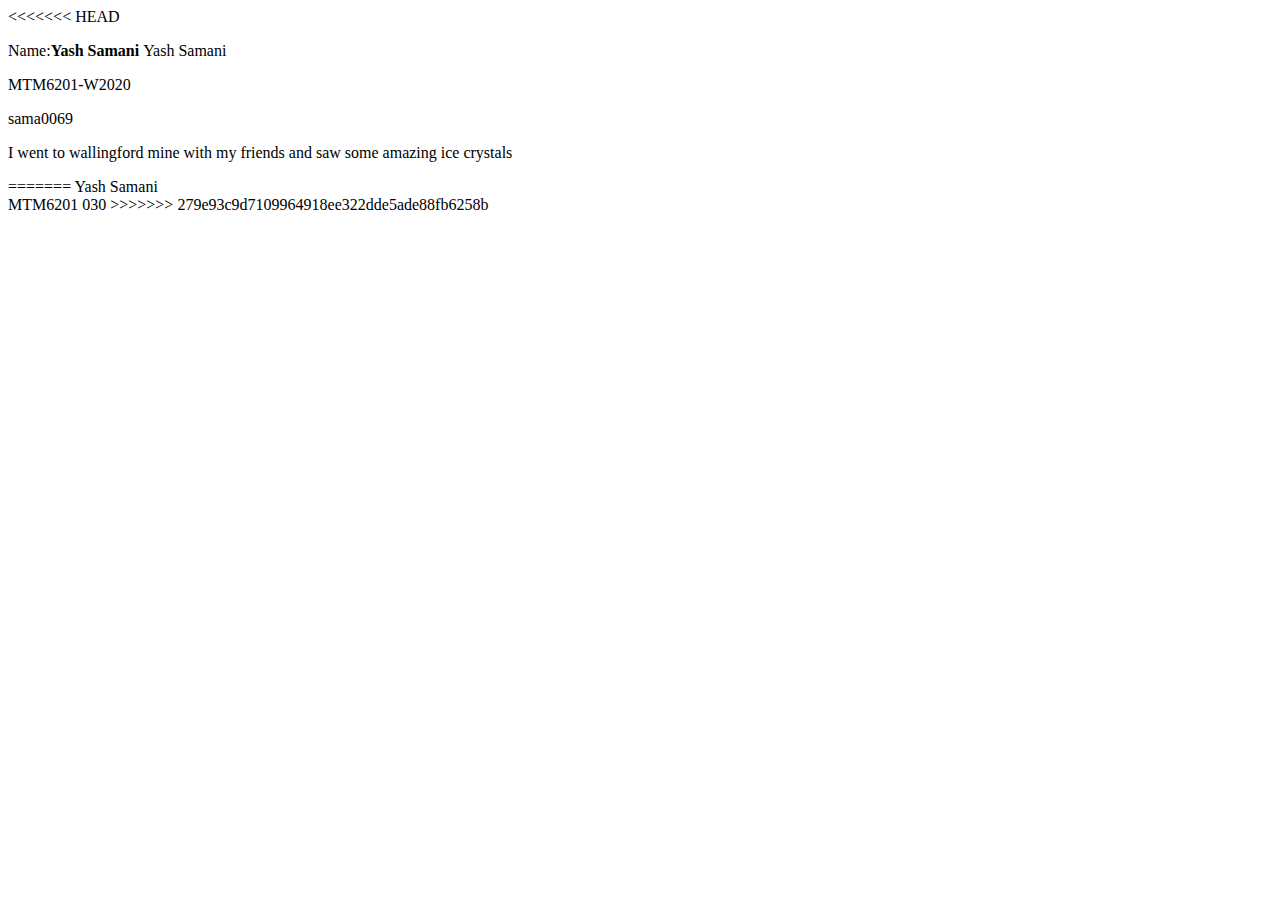
<file: index.html>
<<<<<<< HEAD
<!DOCTYPE html>
<html lang="en">

<head>
    <meta charset="UTF-8">
    <meta name="viewport" content="width=device-width, initial-scale=1.0">
    <meta http-equiv="X-UA-Compatible" content="ie=edge">
    <title>Document</title>
</head>

<body>
    <p>Name:<b>Yash Samani </b>Yash Samani</p>
    <p>MTM6201-W2020</p>
    <p>sama0069</p>
    <p>I went to wallingford mine with my friends and saw some amazing ice crystals</p>
</body>

</html>
=======
Yash Samani<br/>
MTM6201 030
>>>>>>> 279e93c9d7109964918ee322dde5ade88fb6258b
</file>
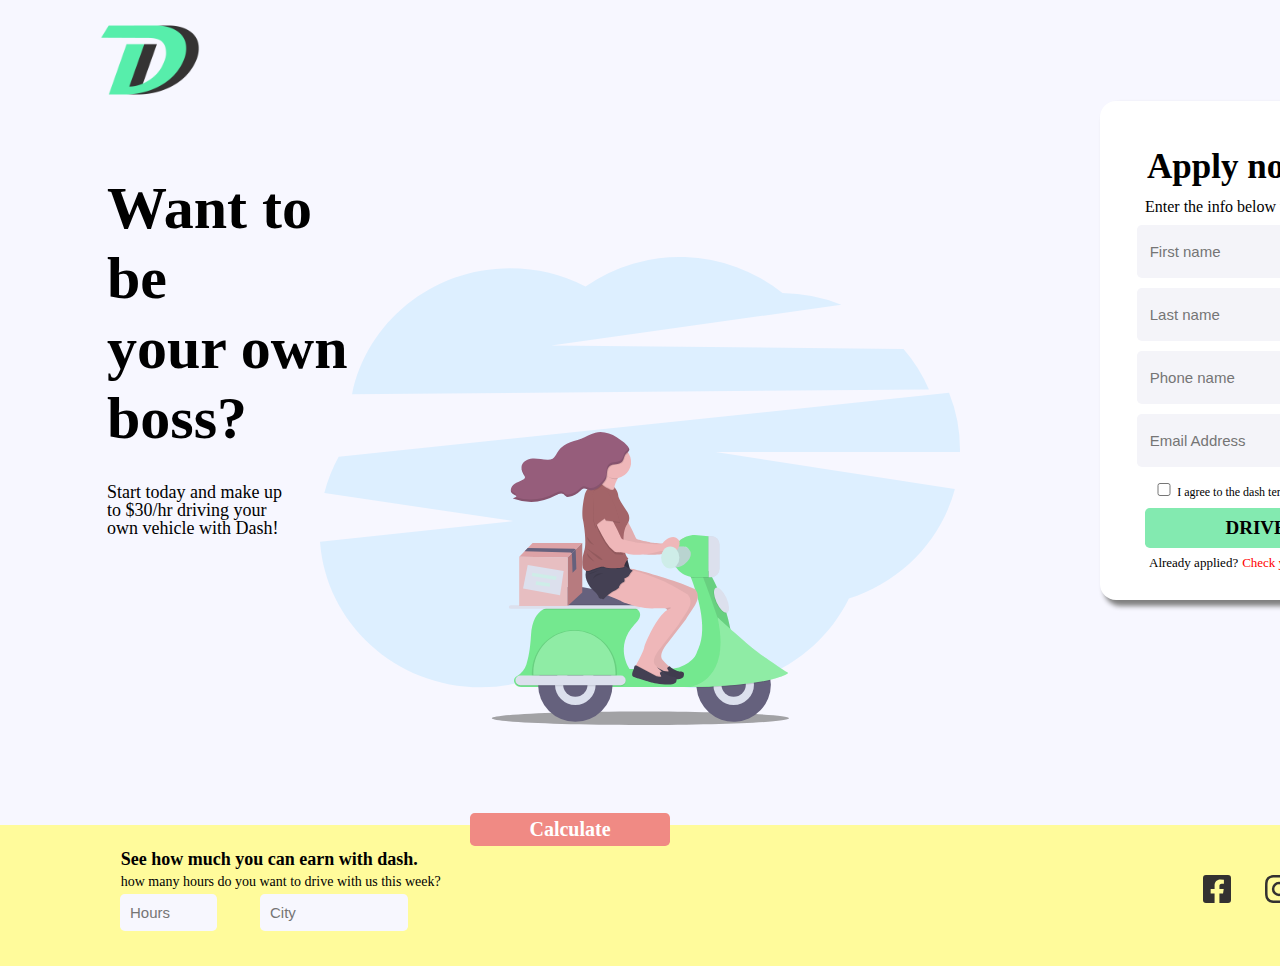
<file: landing page/index.html>
<!DOCTYPE html>
<html lang="en">

<head>
    <meta charset="UTF-8">
    <meta name="viewport" content="width=device-width, initial-scale=1.0">
    <meta http-equiv="X-UA-Compatible" content="ie=edge">
    <title>Document</title>
    <link rel="stylesheet" href="css/styles.css">
    <link rel="shortcut icon" type="image/ico" href="files/images/favicon.ico">
</head>

<body>
    <!-- creating the main text, supporting text and image of riding lady -->
    <div class="header">
        <img class="logo" src="files/images/logo/logo.png" alt="logo" width="114.73px" height="81.05 px">
        <h1>Want to be <br> your own boss?</h1>
        <p>Start today and make up to $30/hr driving your own vehicle with Dash!</p>
        <img class="ridinglady" src="files/images/bg-image/scooter.svg" alt="lady riding the scooter">
    </div>

    <!-- creating a form -->
    <div class="form1">
        <p class="main-txt-form">Apply now</p>
        <form class="infoform">
            <legend class="legd">Enter the info below</legend>
            <legend class="legd-desktop">Enter the info below to get started</legend>
            <input class="firstname" type="text" placeholder="   First name">
            <input class="laststname" type="text" placeholder="   Last name">
            <input class="phoneno" type="number" placeholder="   Phone name">
            <input class="email" type="text" placeholder="   Email Address">
            <input class="checkbox" type="checkbox" name="agree" value="agree">
            <label for="agree">I agree to the dash terms</label>
            <button class="form-button">DRIVE WITH US</button>
        </form>
        <p class="end-txt-form">Already applied?</p>
        <p class="end-txt-form-red">Check your &nbsp&nbsp&nbsp&nbspapplication status here</p>
        <p class="end-txt-form-tablet">Already applied?</p>
        <p class="end-txt-form-red-tablet">Check your application status here</p>

    </div>

    <!-- creating a footer -->
    <div class="footer">
        <p class="footer-p-1">See how much you can earn with dash.</p>
        <p class="footer-p-2">how many hours do you want to drive with us this week?</p>
        <input class="foot-input-1" type="text" placeholder="Hours">
        <input class="foot-input-2" type="text" placeholder="City"><br>
        <button class="foot-button">Calculate</button>
        <img src="files/images/icons/facebook.svg" alt="facebook">
        <img src="files/images/icons/instagram.svg" alt="instagram">
        <img src="files/images/icons/linkedin.svg" alt="linkedin">
        <img src="files/images/icons/twitter.svg" alt="twitter">

    </div>

</body>

</html>
</file>
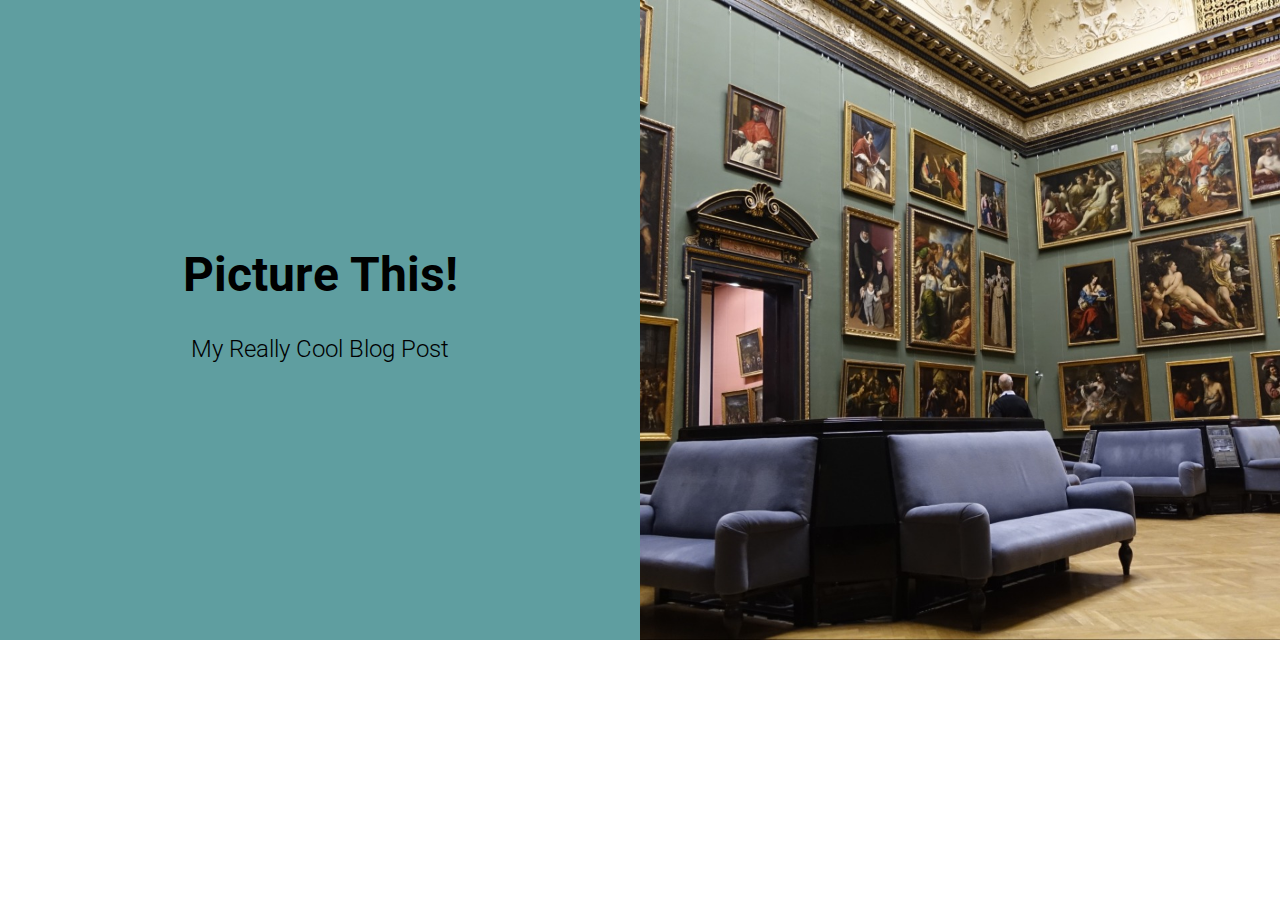
<file: picture-this/index.html>
<!DOCTYPE html>
<html lang="en">

<head>
  <meta charset="UTF-8">
  <meta name="viewport" content="width=device-width, initial-scale=1.0">
  <meta http-equiv="X-UA-Compatible" content="ie=edge">
  <title>Picture This!</title>
  <link rel="stylesheet" href="style.css">
</head>

<body>
  <header class="header">
    <div class="title">
      <h1>Picture This!</h1>
      <h4>My Really Cool Blog Post</h4>
    </div>

    <picture>
      <source media="(max-width: 960px)" srcset="images/museum-480_x_269.jpg 480w,
      images/museum-640_x_360.jpg 640w,
      images/museum-960_x_540.jpg 960w,
      images/museum-1280_x_1280.jpg 1280w,
      images/museum-1920_x_1080.jpg 1920w">

      <source media="(min-width: 960px)" srcset="images/museum-960_x_960.jpg 960w,
      images/museum-1280_x_1280.jpg 1280w,
      images/museum-1920_x_1920.jpg 1920" sizes="50vw">


      <img src="images/museum.jpg" alt="placeholder">

    </picture>


  </header>
</body>

</html>
</file>
<file: picture-this/style.css>
@import url('https://fonts.googleapis.com/css?family=Roboto:300,700&display=swap');

html,
body {
  margin: 0;
  border: 0;
  font-family: 'Roboto', sans-serif;
}

.header {
  display: grid;
  grid-template-columns: 1fr;
  align-items: center;
  background-color: cadetblue;
}

.title {
  padding: 50px 25px;
  text-align: center;
}

h1 {
  font-size: 3rem;
  margin: 0;
}

h4 {
  font-size: 1.5rem;
  font-weight: 300;
}

img {
  display: block;
}

@media (min-width: 960px) {
  .header {
    grid-template-columns: repeat(2, 1fr);
  }
}

@import url('https://fonts.googleapis.com/css?family=Roboto:300,700&display=swap');

html,
body {
  margin: 0;
  border: 0;
  font-family: 'Roboto', sans-serif;
}

.header {
  display: grid;
  grid-template-columns: 1fr;
  align-items: center;
  background-color: cadetblue;
}

.title {
  padding: 50px 25px;
  text-align: center;
}

h1 {
  font-size: 3rem;
  margin: 0;
}

h4 {
  font-size: 1.5rem;
  font-weight: 300;
}

img {
  display: block;
  width: 100%;
}

@media (min-width: 960px) {
  .header {
    grid-template-columns: repeat(2, 1fr);
  }
}
</file>
<file: landing page/css/styles.css>
/* http://meyerweb.com/eric/tools/css/reset/ 
   v2.0 | 20110126
   License: none (public domain)
*/

html, body, div, span, applet, object, iframe,
h1, h2, h3, h4, h5, h6, p, blockquote, pre,
a, abbr, acronym, address, big, cite, code,
del, dfn, em, img, ins, kbd, q, s, samp,
small, strike, strong, sub, sup, tt, var,
b, u, i, center,
dl, dt, dd, ol, ul, li,
fieldset, form, label, legend,
table, caption, tbody, tfoot, thead, tr, th, td,
article, aside, canvas, details, embed, 
figure, figcaption, footer, header, hgroup, 
menu, nav, output, ruby, section, summary,
time, mark, audio, video {
	margin: 0;
	padding: 0;
	border: 0;
	font-size: 100%;
	font: inherit;
	vertical-align: baseline;
}
/* HTML5 display-role reset for older browsers */
article, aside, details, figcaption, figure, 
footer, header, hgroup, menu, nav, section {
	display: block;
}
body {
	line-height: 1;
}
ol, ul {
	list-style: none;
}
blockquote, q {
	quotes: none;
}
blockquote:before, blockquote:after,
q:before, q:after {
	content: '';
	content: none;
}
table {
	border-collapse: collapse;
	border-spacing: 0;
}


/*---------------------------------MY CODE----------------------------------*/
/* ------------------------------------------------------------------------------------------------------------------------------ */
/* creating the mobile view first */

body{
	background-color:#f7f7ff;
}
/* Styling the main text */
h1{
    font-size: 3.2rem;
    font-weight: 700;
    font-family: Montserrat;
    padding: 10px 5px 0 10px;
	text-align: left;
	line-height: 60px;
}
/* Styling the logo */
.logo{
	padding: 10px;
	height: 100px;
	width: 100px;
}

.header>p{
    font-family: Montserrat;
	font-size: 19px;
	font-weight: 150;
	padding-top: 10px;
	padding: 12px;
} 
/* Styling the image of the riding lady */
.ridinglady{
	margin: 20px;
	display: block;
}

/* ------------------------------------------------------------------------------------------------------------------------------ */
/* targeting th form after the riding lady */

/* The Apply now text on the form */
.main-txt-form{
	font-weight: bold;
	font-family: Montserrat;
	font-size: 30px;
	display: block;
	padding: 10px 2px 5px 2px;
	margin-left: 12px;
}
legend{
	font-family: Montserrat;
	margin-left: 12px;
	font-size: 14px;
	font-weight: 150;
}
.legd-desktop{
	display: none;
}
/* Styling the form */
.form1{
	box-sizing: border-box;
	padding: 0 0 15px 0;
	width: 90%;
	margin: auto;
	background-color: white;
	border-radius: 1rem;
	box-shadow: 5px 5px 5px 0.5px grey ;
}

/* Styling the input fields in the form */
.infoform > input{
	background-color: #f4f4f9;
	border: 0;
	box-sizing: border-box;
	border-radius: 0.3rem;
	margin: 6px 12px;
	padding: 8px 0;
	width: 90%;
}
/* targeting the checkbox specifically and styling it */
input.checkbox{
	margin: 6px 1px 6px 12px;
	width:16px;
	display: inline;
}
/* Targeting the label and styling it */
label{
	font-size: 10px;
	font-family: Montserrat;
	font-weight: 150;
}
/* Styling the button */
.form-button{
	margin: 6px 12px;
	padding: 9px 0;
	width: 90%;
	border-radius: 0.3rem;
	background-color: #83eab0;
	border: 0;
	font-family: Montserrat;
	font-size: 16px;
	font-weight: 700;
}

/* Styling text at the end of the form */
.end-txt-form{
	display: inline;
	font-family: Montserrat;
	font-size: 11px;
	margin: 0 0 0 12px;
	font-weight: 150;
}

/* Disabling element for screen size */
.end-txt-form-tablet{
	display: none;
}
.end-txt-form-red-tablet{
	display: none;
}


.end-txt-form-red{
	display: inline;
	font-family: Montserrat;
	font-size: 11px;
	color: red;
	font-weight:100;
	padding-bottom: 10px;
}
/* ------------------------------------------------------------------------------------------------------------------------------ */
/* Styling the footer */
.footer{
	margin-top: 20px;
    background-color: #fffb9b;
    color: black;
	text-align: center;
	box-sizing: border-box;
}

/* Styling the text in footer */
.footer-p-1{
	padding: 10px 90px 5px 4px;
	text-align: left;
	margin: 0 0 0 10px;
	font-size: 12px;
	font-weight: 500;
	font-family: Montserrat;
}

.footer-p-2{
	padding: 2px 80px 5px 4px;
	text-align: left;
	margin: 0 0 0 10px;
	font-size: 10px;
	font-weight: 300;
	font-family: Montserrat;
}

/* Styling the input in the footer */
.foot-input-1{
	padding: 6px 4px 6px 4px;
	width: 35px;
	margin: 0 0 0 5px;
	background-color: #f7f7fe;
	border: 0;
	border-radius: 0.3rem;
}

.foot-input-2{
	padding: 6px 4px;
	width:179px;
	background-color: #f7f7fe;
	border: 0;
	border-radius: 0.3rem;
}

/* Styling the footer button */
.foot-button{
	margin: 6px 12px;
	padding: 5px 0;
	width: 90%;
	border-radius: 0.3rem;
	background-color: #f08a84;
	color: white;
	border: 0;
	font-family: Montserrat;
	font-size: 20px;
	font-weight: 600;
}

/* styling the social media icons */
.footer> img{
	padding: 5px;
	width: 10%;
	margin: 10px 10px 5px 10px;
}


/*------------------------------------------------------ MOBILE VIEW COMPLETE-------------------------------------------------- */

@media(min-width:680px){

/* styling the logo for tablet */
	.logo{
		margin: 0 106.95px 0 90px;
	}
/* Styling the main heading for tablet */
	h1{
		margin: 0 30px 0 106.95px;
		font-size: 60px;
		padding: 0 180px 0 0px;
	}
/* Styling the start today p tag for tablet */
	.header>p{
		margin: 0 30px 0 106.95px;
		padding: 0 170px 0 0px;
		font-size: 16px;
	}
/* styling the riding lady image for tablet*/
	.ridinglady{
		width:40%;
		margin: auto;
		margin-top: -20px;
	}

/* Styling the form for tablet view */
	div.form1{
		width: 70%;
	}

/* Main text form 1 (Tablet mode) */
	p.main-txt-form{
		margin: 0 0 0 25px;
		padding-top: 18px;
	}

/* Styling the legend for form 1 (Tablet mode)*/
	legend{
		margin: 0 0 0 25px;
	}

	.legd-desktop{
		display: none;
	}

/* Styling the inputfields in form 1 for tablet mode */
	.infoform > input{
		background-color: #f4f4f9;
		border: 0;
		margin: 10px auto ;
		box-sizing: border-box;
		border-radius: 0.3rem;
		padding: 8px 0;
		width: 90%;
		display: block;
}

/* Styling the checkbox for tablet view */
	input.checkbox{
		margin: 6px 1px 6px 36.15px;
		width:16px;
		display: inline;
}

/* Styling the label of checkbox for tablet */
	label{
		font-size: 10px;
		font-family: Montserrat;
		font-weight: 150;
		width: 20px;
		padding: 20px 20px 20px 0;
		margin: 0 0 0 0px;
}

/* Styling the form button for tablet view  */
	.form-button{
		margin: 6px 25px;
		padding: 9px 0;
		width: 90%;
		border-radius: 0.3rem;
		background-color: #83eab0;
		border: 0;
		font-family: Montserrat;
		font-size: 19px;
		font-weight: 700;
}

/* Disabling some elements for screen size issues */
	p.end-txt-form{
		display: none;
	}
	p.end-txt-form-red{
		display: none;
	}

/* enabling some elements in form and styling them */
	p.end-txt-form-tablet{
		display: inline;
		font-family: Montserrat;
		font-size: 11px;
		margin: 0 0 0 29px;
		font-weight: 150;
	}

	p.end-txt-form-red-tablet{
		display: inline;
		font-family: Montserrat;
		font-size: 11px;
		color: red;
		font-weight:100;
		padding-bottom: 10px;
	}

/* Styling the first footer p tag for tablet */
	p.footer-p-1{
		margin: 0 0 0 116.70px;
	}

	p.footer-p-2{
		margin:  0 0 0 116.70px;
	}

/* Styling the input field in footer for tablet */
	.foot-input-1{
		display: inline;
		margin: 0 30px 0 -310px;
	}

	.foot-input-2{
		display: inline;
		margin: 0 0 0 -30px;
	}
/* Styling the button for the footer in tablet view*/
	.foot-button{
		width:200px;
		display: block;
		margin: 6px  100px 6px 400px;
	}
/* Styling the images in footer for tablet view */
	.footer>img{
		display: inline-block;
		width: 3%;
	}
}

/* --------------------------------------------------Tablet view complete--------------------------------------------------- */

@media(min-width:1200px){

/* Styling the main heading for desktop */

	h1{
		padding: 50px 900px 0 0; 
		line-height: 70px;
	}

	.header>p{
		font-size:18px;
		padding: 30px 960px 0 0;
	}

/* Styling the picture of  lady riding the bike  */
	img.ridinglady{
		width: 50%;
		margin-top: -280px ;
		margin-bottom: 100px;

	}

/* Styling the form for desktop view */
	div.form1{
		padding: 30px 20px 30px 20px;
		width: 30%;
		position: absolute;
		left: 1100px;
		bottom: 300px;
	}

/* styling the legend */
	.legd{
		display: none;
	}

	.legd-desktop{
		padding-top: 10px;
		display: inline;
		font-size: 16px;
	}

/* Styling the form */
	p.main-txt-form{
		font-size: 35px;
	}

	.infoform > input{
		padding:18px 0;
		font-size: 15px;
	}

	label{
		font-size: 12px;
	}

	p.end-txt-form-tablet{
		font-size: 13px;
	}

	p.end-txt-form-red-tablet{
		font-size: 13px
	}

/* Styling the footer for desktop */
	p.footer-p-1{
		font-size: 18px;
		padding-top: 25px;
		font-weight: bold;
	}

	p.footer-p-2{
		font-size: 14px;
	}

.foot-input-1{
	padding: 10px;
	width: 6%;
	font-size: 15px;
	position: absolute;
	left: 430px;
}
.foot-input-2{
	padding: 10px;
	width: 10%;
	font-size: 15px;
	position: absolute;
	left: 290px;
}
.foot-button{
	position: absolute;
	left: 70px;
	bottom: 48px;
}

.footer>img{
	width: 2.2%;
	position: relative;
	bottom: 50px;
	left: 670px;

}	
}
</file>
